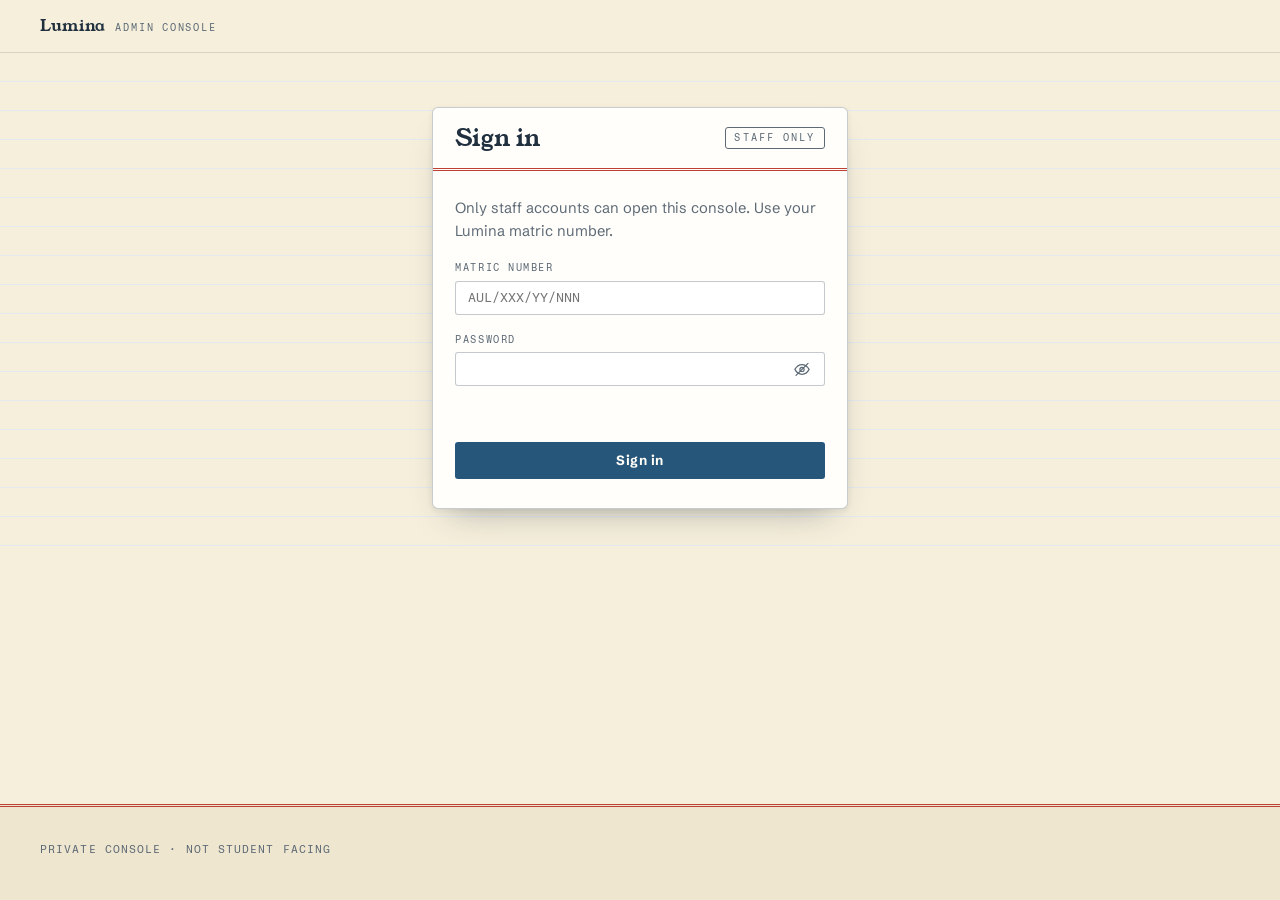
<file: frontend/login.html>
<!DOCTYPE html>
<html lang="en">
  <head>
    <meta charset="UTF-8" />
    <meta name="viewport" content="width=device-width, initial-scale=1.0, viewport-fit=cover" />
    <title>Lumina Admin | Sign in</title>
    <link rel="preconnect" href="https://fonts.googleapis.com" />
    <link rel="preconnect" href="https://fonts.gstatic.com" crossorigin />
    <link href="https://fonts.googleapis.com/css2?family=Young+Serif&family=Schibsted+Grotesk:wght@400;500;600;700;800&family=Fragment+Mono&display=swap" rel="stylesheet" />
    <link rel="stylesheet" href="css/style.css" />
  </head>
  <body data-page="login">

    <header class="plate-nav">
      <div class="container plate-nav__inner">
        <a href="index.html" class="plate-brand">
          <span class="plate-brand__name">Lumina</span>
          <span class="plate-brand__tag">Admin Console</span>
        </a>
      </div>
    </header>

    <main class="admin-main">
      <section class="login-shell">
        <div class="login-card">

          <div class="login-card__head">
            <h1>Sign in</h1>
            <span class="stamp stamp--quiet">Staff only</span>
          </div>

          <form class="login-card__body" id="login-form" novalidate>
            <p class="login-note">Only staff accounts can open this console. Use your Lumina matric number.</p>

            <div class="login-field">
              <label class="field-label" for="matric-number">Matric number</label>
              <input id="matric-number" class="field-input" type="text" placeholder="AUL/XXX/YY/NNN" autocomplete="username" autocapitalize="characters" spellcheck="false" required />
            </div>

            <div class="login-field">
              <label class="field-label" for="password">Password</label>
              <div class="password-field">
                <input id="password" class="field-input password-field__input" type="password" autocomplete="current-password" required />
                <button type="button" class="password-field__toggle" id="password-toggle" aria-controls="password" aria-label="Show password">
                  <svg viewBox="0 0 24 24" width="18" height="18" aria-hidden="true" focusable="false">
                    <path d="M2.5 12S6 5.5 12 5.5 21.5 12 21.5 12 18 18.5 12 18.5 2.5 12 2.5 12Z" fill="none" stroke="currentColor" stroke-width="1.6" stroke-linejoin="round" />
                    <circle cx="12" cy="12" r="2.8" fill="none" stroke="currentColor" stroke-width="1.6" />
                    <path class="password-field__slash" d="M4 20 20 4" fill="none" stroke="currentColor" stroke-width="1.6" stroke-linecap="round" />
                  </svg>
                </button>
              </div>
            </div>

            <p class="login-error" id="login-error" role="alert"></p>

            <button type="submit" class="plate-btn plate-btn--primary login-submit" id="login-submit">Sign in</button>
          </form>

        </div>
      </section>
    </main>

    <footer class="colophon">
      <div class="container colophon__inner">
        <p>Private console &middot; not student facing</p>
      </div>
    </footer>

    <script src="js/config.js"></script>
    <script src="js/wake.js"></script>
    <script src="js/login.js"></script>
  </body>
</html>
</file>
<file: frontend/css/style.css>
:root {
  --paper: #f6efdc;
  --paper-deep: #efe6cf;
  --record: #fffefa;
  --ink: #20303f;
  --ink-soft: #5d6a76;
  --ledger: #9fb9ce;
  --ledger-faint: #e3e9ee;
  --stamp: #27567b;
  --stamp-deep: #1c415d;
  --filing-red: #be4034;
  --brass: #8c744a;
  --ink-subtle: #55534e;
  --accent-soft: #fee2e2;
  --accent-border: #fecaca;
  --font-display: 'Young Serif', Georgia, serif;
  --font-ui: 'Schibsted Grotesk', system-ui, sans-serif;
  --font-record: 'Fragment Mono', ui-monospace, monospace;
  --font-heading: var(--font-display);
  --font-mono: var(--font-record);
  --ease: cubic-bezier(0.22, 0.9, 0.3, 1);
  --toggle-size: 2.9rem;
  --rule-double: 3px double var(--filing-red);
  --edge: 1px solid color-mix(in srgb, var(--ink) 18%, transparent);
  --edge-strong: 1px solid color-mix(in srgb, var(--ink) 24%, transparent);
  --shadow-card: 0 12px 22px -16px rgba(32, 48, 63, 0.4);
  --shadow-lift: 0 20px 30px -16px rgba(32, 48, 63, 0.5);
  --ruled: repeating-linear-gradient(
    180deg,
    transparent 0 28px,
    var(--ledger-faint) 28px 29px
  );
}

*,
*::before,
*::after {
  box-sizing: border-box;
}

html {
  font-size: 100%;
  -webkit-font-smoothing: antialiased;
  -webkit-tap-highlight-color: transparent;
  -webkit-text-size-adjust: 100%;
  text-size-adjust: 100%;
}

button {
  touch-action: manipulation;
}

[hidden] {
  display: none !important;
}

body {
  margin: 0;
  min-height: 100vh;
  display: flex;
  flex-direction: column;
  font-family: var(--font-ui);
  background: var(--paper);
  color: var(--ink);
  line-height: 1.5;
}

@keyframes card-files-in {
  from {
    opacity: 0;
    transform: translateY(-22px) rotate(-1.2deg);
  }
  to {
    opacity: 1;
    transform: translateY(0) rotate(0);
  }
}

@keyframes modal-in {
  from {
    opacity: 0;
    transform: translateY(20px) scale(0.98);
  }
  to {
    opacity: 1;
    transform: translateY(0) scale(1);
  }
}

@keyframes page-fade-in {
  from {
    opacity: 0;
  }
  to {
    opacity: 1;
  }
}

.resource-card,
.inbox-note-card {
  animation: card-files-in 280ms var(--ease) backwards;
}

.activity-row {
  animation: card-files-in 280ms var(--ease) both;
}

.resource-card:nth-child(1) { animation-delay: 40ms; }
.resource-card:nth-child(2) { animation-delay: 80ms; }
.resource-card:nth-child(3) { animation-delay: 120ms; }
.resource-card:nth-child(4) { animation-delay: 160ms; }
.resource-card:nth-child(5) { animation-delay: 200ms; }
.resource-card:nth-child(6) { animation-delay: 240ms; }
.resource-card:nth-child(7) { animation-delay: 280ms; }
.resource-card:nth-child(8) { animation-delay: 320ms; }
.resource-card:nth-child(n+9) { animation-delay: 0; }

.inbox-note-card:nth-child(1) { animation-delay: 40ms; }
.inbox-note-card:nth-child(2) { animation-delay: 80ms; }
.inbox-note-card:nth-child(3) { animation-delay: 120ms; }
.inbox-note-card:nth-child(4) { animation-delay: 160ms; }
.inbox-note-card:nth-child(5) { animation-delay: 200ms; }
.inbox-note-card:nth-child(6) { animation-delay: 240ms; }
.inbox-note-card:nth-child(7) { animation-delay: 280ms; }
.inbox-note-card:nth-child(8) { animation-delay: 320ms; }
.inbox-note-card:nth-child(n+9) { animation-delay: 0; }

.activity-row:nth-child(1) { animation-delay: 40ms; }
.activity-row:nth-child(2) { animation-delay: 80ms; }
.activity-row:nth-child(3) { animation-delay: 120ms; }
.activity-row:nth-child(4) { animation-delay: 160ms; }
.activity-row:nth-child(5) { animation-delay: 200ms; }
.activity-row:nth-child(6) { animation-delay: 240ms; }
.activity-row:nth-child(7) { animation-delay: 280ms; }
.activity-row:nth-child(8) { animation-delay: 320ms; }
.activity-row:nth-child(n+9) { animation-delay: 0; }

.action-modal {
  animation: modal-in 240ms var(--ease) both;
}

main {
  animation: page-fade-in 320ms var(--ease) both;
}

.container {
  width: min(1200px, calc(100% - 2rem));
  margin: 0 auto;
}

.plate-nav {
  position: sticky;
  top: 0;
  z-index: 100;
  border-bottom: 1px solid color-mix(in srgb, var(--ink) 14%, transparent);
  background: color-mix(in srgb, var(--paper) 92%, transparent);
  backdrop-filter: blur(10px);
}

.plate-nav__inner {
  position: relative;
  display: flex;
  align-items: center;
  justify-content: space-between;
  gap: 1rem;
  flex-wrap: wrap;
  padding: 0.85rem 0;
}

.plate-brand {
  display: inline-flex;
  align-items: baseline;
  gap: 0.65rem;
  text-decoration: none;
  color: var(--ink);
}

.plate-brand__name {
  font-family: var(--font-display);
  font-size: 1.02rem;
}

.plate-brand__tag {
  font-family: var(--font-record);
  font-size: 0.62rem;
  letter-spacing: 0.18em;
  text-transform: uppercase;
  color: var(--ink-soft);
}

.plate-links {
  display: flex;
  align-items: center;
  gap: 1.6rem;
  font-size: 0.86rem;
  font-weight: 600;
}

.plate-links a {
  color: var(--ink-soft);
  text-decoration: none;
  transition: color 180ms var(--ease);
}

.plate-links a:hover {
  color: var(--stamp);
}

.plate-links a[aria-current='page'] {
  color: var(--ink);
  box-shadow: inset 0 -2px 0 var(--filing-red);
}

.menu-toggle {
  position: relative;
  display: inline-flex;
  align-items: center;
  gap: 0.45rem;
  padding: 0.52rem 1rem;
  border: 1px solid var(--ledger);
  border-radius: 3px;
  background: transparent;
  color: var(--ink-soft);
  font-family: var(--font-ui);
  font-size: 0.84rem;
  font-weight: 700;
  cursor: pointer;
}

.menu-toggle:hover {
  background: color-mix(in srgb, var(--ink) 6%, transparent);
}

.menu-dot {
  width: 0.55rem;
  height: 0.55rem;
  border-radius: 50%;
  background: var(--filing-red);
  position: absolute;
  top: 0.25rem;
  right: 0.25rem;
}

.menu-panel {
  position: absolute;
  top: 100%;
  left: 0;
  right: 0;
  background: color-mix(in srgb, var(--paper) 92%, transparent);
  border-bottom: 1px solid color-mix(in srgb, var(--ink) 14%, transparent);
  backdrop-filter: blur(10px);
  padding: 0.5rem 0;
  transform-origin: top;
  transform: scaleY(0);
  opacity: 0;
  transition: transform 180ms var(--ease), opacity 180ms var(--ease);
  z-index: 200;
  display: flex;
  flex-direction: column;
}
.menu-panel[hidden] {
  display: none !important;
}
.menu-panel--open {
  transform: scaleY(1);
  opacity: 1;
}

@media (prefers-reduced-motion: reduce) {
  .menu-panel {
    transition: none;
  }
}

.menu-item {
  padding: 0.85rem 1.2rem;
  font-size: 0.86rem;
  font-weight: 600;
  color: var(--ink-soft);
  text-decoration: none;
  min-height: 3rem;
  display: flex;
  align-items: center;
}
.menu-item:hover {
  color: var(--stamp);
  background: color-mix(in srgb, var(--ink) 6%, transparent);
}
.menu-item[aria-current='page'] {
  color: var(--ink);
  box-shadow: inset 0 -2px 0 var(--filing-red);
  background: color-mix(in srgb, var(--ink) 6%, transparent);
}

.menu-logout {
  width: 100%;
  text-align: left;
  padding: 0.85rem 1.2rem;
  min-height: 3rem;
  margin-top: 0.5rem;
  border: 1px solid var(--filing-red);
  border-radius: 3px;
  background: transparent;
  color: var(--filing-red);
  font-family: var(--font-ui);
  font-size: 0.84rem;
  font-weight: 700;
  cursor: pointer;
}
.menu-logout:hover {
  background: var(--filing-red);
  color: #fffef8;
}

@media (min-width: 820px) {
  .menu-toggle {
    display: none !important;
  }
  .menu-panel {
    display: none !important;
  }
}

@media (max-width: 819px) {
  .plate-links {
    display: none !important;
  }
}

.recycle-tabs {
  display: flex;
  gap: 0.5rem;
  margin-bottom: 1rem;
  border-bottom: 1px solid var(--ledger);
}

.recycle-tab {
  background: none;
  border: none;
  padding: 0.55rem 1rem;
  color: var(--ink-soft);
  font-family: var(--font-ui);
  font-size: 0.9rem;
  font-weight: 600;
  cursor: pointer;
  border-bottom: 2px solid transparent;
  transition: color 180ms var(--ease), border-color 180ms var(--ease);
}

.recycle-tab:hover {
  color: var(--stamp);
}

.recycle-tab.active {
  color: var(--stamp-deep);
  border-bottom-color: var(--stamp);
}

.plate-btn {
  display: inline-flex;
  align-items: center;
  gap: 0.45rem;
  padding: 0.52rem 1rem;
  border: 0;
  background: var(--stamp);
  color: #fffef8;
  font-family: var(--font-ui);
  font-size: 0.84rem;
  font-weight: 700;
  letter-spacing: 0.04em;
  text-decoration: none;
  border-radius: 3px;
  cursor: pointer;
  transition: background 180ms var(--ease), color 180ms var(--ease), border-color 180ms var(--ease), transform 120ms var(--ease);
}

@media (hover: hover) and (pointer: fine) {
  .plate-btn:hover {
    background: var(--stamp-deep);
  }
}

.plate-btn:active,
.record-action:active {
  transform: scale(0.97);
  transition-duration: 120ms;
}

.plate-btn--ghost {
  background: transparent;
  color: var(--ink-soft);
  border: 1px solid var(--ledger);
}

.plate-btn--ghost:hover {
  background: color-mix(in srgb, var(--ink) 6%, transparent);
  border-color: var(--ink-soft);
  color: var(--ink);
}

.plate-btn--logout {
  background: transparent;
  color: var(--filing-red);
  border: 1px solid var(--filing-red);
}

.plate-btn--logout:hover {
  background: var(--filing-red);
  color: #fffef8;
}

.plate-btn--primary {
  background: var(--stamp);
  color: #fffef8;
}

.plate-btn--ghost-dark {
  background: transparent;
  color: var(--ink);
  border: 1px solid var(--ink);
}

.plate-btn--ghost-dark:hover {
  background: var(--ink);
  color: var(--paper);
}

.admin-main {
  flex: 1;
}

.desk {
  padding: 3.2rem 0 3rem;
}

.desk-grid {
  display: grid;
  grid-template-columns: minmax(0, 1.45fr) minmax(0, 1fr);
  gap: 2.2rem;
  align-items: start;
}

.master-card {
  position: relative;
  overflow: hidden;
  background: var(--record);
  border: var(--edge-strong);
  border-radius: 6px;
  box-shadow:
    inset 0 1px 0 rgba(255, 255, 255, 0.7),
    0 18px 34px -18px rgba(32, 48, 63, 0.38),
    0 2px 6px rgba(32, 48, 63, 0.08);
  animation: card-files-in 700ms var(--ease) both;
}

.master-card__head {
  display: flex;
  align-items: center;
  justify-content: space-between;
  gap: 1rem;
  padding: 0.6rem 1.4rem;
  border-bottom: var(--rule-double);
}

.master-card__ref {
  font-family: var(--font-record);
  font-size: 0.66rem;
  letter-spacing: 0.16em;
  color: var(--ink-soft);
}

.master-card__stamp,
.stamp {
  padding: 0.18rem 0.5rem;
  border: 1.5px solid var(--filing-red);
  border-radius: 3px;
  color: var(--filing-red);
  font-family: var(--font-record);
  font-size: 0.6rem;
  letter-spacing: 0.22em;
  text-transform: uppercase;
  transform: rotate(-2deg);
  user-select: none;
  white-space: nowrap;
}

.stamp--quiet {
  border-color: var(--ink-soft);
  color: var(--ink-soft);
  transform: rotate(0deg);
}

.master-card__body {
  padding: 2rem 1.6rem 2.1rem;
  background-image: var(--ruled);
}

.master-card h1 {
  margin: 0 0 1.1rem;
  max-width: 22ch;
  font-family: var(--font-display);
  font-weight: 400;
  font-size: clamp(2rem, 4.2vw, 3.1rem);
  line-height: 1.08;
  color: var(--ink);
}

.master-card h1 em {
  font-weight: 700;
  color: var(--filing-red);
}

.master-card__lede {
  margin: 0;
  max-width: 46ch;
  color: var(--ink-soft);
  font-size: 1.02rem;
  line-height: 1.7;
}

.master-card__foot {
  display: flex;
  flex-wrap: wrap;
  align-items: center;
  gap: 0.4rem 1.4rem;
  padding: 0.8rem 1.4rem;
  border-top: 1px solid var(--ledger);
  color: var(--ink-soft);
  font-family: var(--font-record);
  font-size: 0.64rem;
  letter-spacing: 0.12em;
  text-transform: uppercase;
}

.master-card__actions {
  display: flex;
  flex-wrap: wrap;
  gap: 0.8rem;
  margin-top: 1.7rem;
}

.freshly {
  display: flex;
  flex-direction: column;
  gap: 0.85rem;
  padding-top: 0.35rem;
}

.freshly__head {
  display: flex;
  align-items: center;
  gap: 0.55rem;
  margin: 0;
  color: var(--ink-soft);
  font-family: var(--font-record);
  font-size: 0.66rem;
  letter-spacing: 0.2em;
  text-transform: uppercase;
}

.live-dot {
  width: 0.55rem;
  height: 0.55rem;
  border-radius: 50%;
  background: var(--filing-red);
}

.freshly__activity-line {
  margin: 0;
  color: var(--ink-soft);
  font-family: var(--font-record);
  font-size: 0.66rem;
}

.freshly-feed {
  display: flex;
  flex-direction: column;
  gap: 0.85rem;
}

.activity-row {
  position: relative;
  display: block;
  overflow: hidden;
  background: var(--record);
  border: var(--edge);
  border-left: 4px solid var(--stamp);
  border-radius: 4px;
  box-shadow: var(--shadow-card);
  animation: card-files-in 560ms var(--ease) both;
  transition: transform 200ms var(--ease), box-shadow 200ms var(--ease);
}

.activity-row:nth-of-type(2) { animation-delay: 140ms; }
.activity-row:nth-of-type(3) { animation-delay: 280ms; }
.activity-row:nth-of-type(4) { animation-delay: 420ms; }

.activity-row:hover {
  transform: translateY(-3px);
  box-shadow: var(--shadow-lift);
}

.activity-row__call {
  display: flex;
  align-items: center;
  justify-content: space-between;
  gap: 0.8rem;
  padding: 0.55rem 1rem;
  border-bottom: var(--rule-double);
  font-family: var(--font-record);
  font-size: 0.62rem;
  letter-spacing: 0.14em;
}

.activity-row__type {
  color: var(--filing-red);
  text-transform: uppercase;
}

.activity-row__title {
  margin: 0.7rem 1rem 0.3rem;
  font-family: var(--font-display);
  font-weight: 700;
  font-size: 0.94rem;
  line-height: 1.3;
  color: var(--ink);
}

.activity-row__meta {
  margin: 0;
  padding: 0 1rem 0.95rem;
  color: var(--ink-soft);
  font-family: var(--font-record);
  font-size: 0.66rem;
  background-image: var(--ruled);
}

.lp-stats {
  background: var(--ink);
  color: var(--paper);
}

.lp-stats__inner {
  display: grid;
  grid-template-columns: repeat(4, 1fr);
}

.lp-stats__cell {
  padding: 1.5rem 1.2rem;
  text-align: center;
}

.lp-stats__cell + .lp-stats__cell {
  border-left: 1px solid rgba(250, 248, 245, 0.08);
}

.lp-stats__value {
  margin: 0;
  color: var(--paper);
  font-family: var(--font-heading);
  font-size: clamp(1.5rem, 3.5vw, 2.5rem);
  font-weight: 700;
  line-height: 1.1;
}

.lp-stats__label {
  margin: 0.5rem 0 0;
  color: rgba(250, 248, 245, 0.55);
  font-family: var(--font-mono);
  font-size: 0.72rem;
  letter-spacing: 0.04em;
  text-transform: uppercase;
}

.lp-section {
  padding: 3.4rem 0;
}

.lp-section--deep {
  background: var(--paper-deep);
  border-top: 1px solid color-mix(in srgb, var(--ink) 10%, transparent);
  border-bottom: 1px solid color-mix(in srgb, var(--ink) 10%, transparent);
}

.band-label {
  display: flex;
  align-items: baseline;
  gap: 1rem;
  margin-bottom: 1.6rem;
}

.band-label h1,
.band-label h2 {
  margin: 0;
  font-family: var(--font-display);
  font-weight: 400;
  font-size: clamp(1.5rem, 2.4vw, 2rem);
}

.band-rule {
  flex: 1;
  border-bottom: 1px solid var(--ledger);
  transform: translateY(-0.35em);
}

.band-label a {
  color: var(--stamp);
  font-size: 0.88rem;
  white-space: nowrap;
  text-decoration: none;
  transition: color 180ms var(--ease);
}

.band-label a:hover {
  color: var(--stamp-deep);
}

.control-bar {
  display: flex;
  flex-wrap: wrap;
  align-items: flex-end;
  gap: 1rem;
  margin-bottom: 1.2rem;
  padding: 1rem 1.1rem;
  background: var(--record);
  border: var(--edge);
  border-top: 2px solid var(--filing-red);
  border-radius: 5px;
  box-shadow: var(--shadow-card);
}

.field {
  display: flex;
  flex-direction: column;
  gap: 0.3rem;
}

.field-search {
  flex: 1 1 12rem;
}

body[data-page='users'] .field-search {
  flex: 0 1 18rem;
}

.field-menu {
  flex: 0 1 9.5rem;
  min-width: 0;
}

.filter-trail {
  display: flex;
  flex-wrap: wrap;
  align-items: center;
  gap: 0.4rem;
  color: var(--ink-soft);
  font-family: var(--font-record);
  font-size: 0.62rem;
  letter-spacing: 0.1em;
  text-transform: uppercase;
}

.filter-trail:empty {
  display: none;
}

.filter-trail-sep {
  color: var(--filing-red);
}

.filter-trail-clear {
  padding: 0;
  background: none;
  border: 0;
  color: var(--filing-red);
  font: inherit;
  letter-spacing: inherit;
  text-transform: inherit;
  text-decoration: underline;
  cursor: pointer;
}

.field-label {
  color: var(--ink-soft);
  font-family: var(--font-record);
  font-size: 0.6rem;
  letter-spacing: 0.16em;
  text-transform: uppercase;
}

.field-input,
.field-select {
  width: 100%;
  padding: 0.55rem 0.75rem;
  background: #fff;
  border: 1px solid color-mix(in srgb, var(--ink) 26%, transparent);
  border-radius: 3px;
  color: var(--ink);
  font-family: var(--font-record);
  font-size: 0.82rem;
  transition: border-color 180ms var(--ease), box-shadow 180ms var(--ease);
}

.field-input:focus-visible,
.field-select:focus-visible {
  outline: none;
  border-color: var(--stamp);
  box-shadow: 0 0 0 3px color-mix(in srgb, var(--stamp) 18%, transparent);
}

.results-toolbar {
  display: flex;
  align-items: center;
  justify-content: space-between;
  gap: 1rem;
  margin-bottom: 1rem;
}

.results-count {
  margin: 0;
  color: var(--ink-soft);
  font-family: var(--font-mono);
  font-size: 0.7rem;
  letter-spacing: 0.14em;
  text-transform: uppercase;
}

.records-grid {
  display: grid;
  grid-template-columns: repeat(auto-fill, minmax(19rem, 1fr));
  gap: 1.1rem;
}

.resource-card {
  display: flex;
  flex-direction: column;
  overflow: hidden;
  background: var(--record);
  border: var(--edge);
  border-radius: 5px;
  box-shadow: var(--shadow-card);
  transition: transform 220ms var(--ease), box-shadow 220ms var(--ease);
}

@media (hover: hover) and (pointer: fine) {
  .resource-card:hover {
    transform: translateY(-4px);
    box-shadow: var(--shadow-lift);
  }
}

.resource-card--hidden {
  border-color: color-mix(in srgb, var(--filing-red) 45%, transparent);
}

.resource-card__top {
  display: flex;
  align-items: center;
  justify-content: space-between;
  gap: 0.8rem;
  padding: 0.55rem 1rem;
  border-bottom: var(--rule-double);
  font-family: var(--font-record);
  font-size: 0.62rem;
  letter-spacing: 0.14em;
}

.resource-card__pill-wrap {
  display: flex;
  align-items: center;
  gap: 0.6rem;
}

.material-badge {
  display: inline-flex;
  align-items: center;
  gap: 0.3rem;
  color: var(--ink-soft);
  font-family: var(--font-record);
  font-size: 0.62rem;
  letter-spacing: 0.1em;
  text-transform: uppercase;
  transition: background 180ms var(--ease), color 180ms var(--ease), border-color 180ms var(--ease);
}

.material-badge--notes { color: var(--stamp); }
.material-badge--questions { color: var(--filing-red); }

.pill {
  padding: 0.15rem 0.5rem;
  border: 1px solid var(--ledger);
  border-radius: 999px;
  background: var(--paper-deep);
  color: var(--ink-soft);
  font-family: var(--font-record);
  font-size: 0.62rem;
  font-weight: 700;
  letter-spacing: 0.1em;
  text-transform: uppercase;
  transition: background 180ms var(--ease), color 180ms var(--ease), border-color 180ms var(--ease);
}

.pill--live {
  border-color: color-mix(in srgb, var(--stamp) 40%, var(--ledger));
  background: color-mix(in srgb, var(--stamp) 8%, var(--record));
  color: var(--stamp-deep);
}

.pill--hidden {
  border-color: color-mix(in srgb, var(--filing-red) 45%, var(--ledger));
  background: var(--accent-soft);
  color: var(--filing-red);
}

.pill--staff {
  border-color: var(--accent-border);
  background: var(--accent-soft);
  color: var(--filing-red);
}

.pill--super {
  border-color: var(--brass);
  background: color-mix(in srgb, var(--brass) 14%, var(--record));
  color: var(--brass);
}

.pill--owner {
  border-color: var(--ink);
  background: var(--ink);
  color: #fffef8;
}

.section-sub {
  margin: 0 0 0.8rem;
  padding-bottom: 0.5rem;
  border-bottom: 1px solid var(--ledger);
  font-family: var(--font-ui);
  font-size: 0.88rem;
  font-weight: 600;
  color: var(--ink-soft);
}

.loading-state {
  display: flex;
  flex-direction: column;
  align-items: center;
  justify-content: center;
  gap: 0.6rem;
  padding: 2.4rem 1rem;
  color: var(--ink-soft);
  font-family: var(--font-record);
  font-size: 0.72rem;
  letter-spacing: 0.06em;
}

.loading-state::before {
  content: '';
  width: 18px;
  height: 18px;
  border: 2px solid var(--ledger);
  border-top-color: var(--stamp);
  border-radius: 50%;
  animation: spin 0.8s linear infinite;
}

@keyframes spin {
  to { transform: rotate(360deg); }
}

.error-state {
  display: flex;
  flex-direction: column;
  align-items: center;
  justify-content: center;
  gap: 0.8rem;
  padding: 2.4rem 1rem;
  color: var(--filing-red);
  font-family: var(--font-ui);
  font-size: 0.84rem;
  text-align: center;
}

.error-state__retry {
  padding: 0.5rem 1.2rem;
  background: transparent;
  border: 1px solid var(--filing-red);
  color: var(--filing-red);
  font-family: var(--font-ui);
  font-size: 0.78rem;
  cursor: pointer;
  border-radius: 3px;
}

@media (hover: hover) and (pointer: fine) {
  .error-state__retry:hover {
    background: var(--filing-red);
    color: #fffef8;
  }
}

.pill--suspended {
  border-color: color-mix(in srgb, var(--filing-red) 45%, var(--ledger));
  background: var(--accent-soft);
  color: var(--filing-red);
}

.record-action--delete {
  border-color: var(--filing-red);
  color: var(--filing-red);
}

@media (hover: hover) and (pointer: fine) {
  .record-action--delete:hover {
    background: var(--filing-red);
    color: #fffef8;
  }
}

.record-action--delete:active {
  background: var(--stamp-deep);
  border-color: var(--stamp-deep);
  color: #fffef8;
}

.record-action--ban {
  border-color: var(--filing-red);
  color: var(--filing-red);
}

@media (hover: hover) and (pointer: fine) {
  .record-action--ban:hover {
    background: var(--filing-red);
    color: #fffef8;
  }
}

.record-action--ban:active {
  background: var(--stamp-deep);
  border-color: var(--stamp-deep);
  color: #fffef8;
}

.action-modal {
  width: min(28rem, calc(100vw - 2rem));
  max-height: calc(100vh - 4rem);
  padding: 0;
  background: var(--record);
  border: var(--edge-strong);
  border-radius: 6px;
  box-shadow: var(--shadow-lift);
  color: var(--ink);
  overflow-y: auto;
}

.action-modal::backdrop {
  background: rgba(32, 48, 63, 0.45);
}

.action-modal__head {
  padding: 1.1rem 1.3rem 0.9rem;
  border-bottom: var(--rule-double);
}

.action-modal__title {
  margin: 0;
  font-family: var(--font-display);
  font-weight: 400;
  font-size: 1.25rem;
}

.action-modal__intro {
  margin: 0.4rem 0 0;
  color: var(--ink-soft);
  font-size: 0.88rem;
}

.action-modal__body {
  display: flex;
  flex-direction: column;
  gap: 0.85rem;
  padding: 1rem 1.3rem 0.4rem;
  max-height: calc(100vh - 10rem);
  overflow-y: auto;
}

.action-modal__row {
  display: grid;
  grid-template-columns: 1fr 1fr;
  gap: 0.7rem;
}

.action-modal__note {
  resize: vertical;
}

.action-modal__error {
  margin: 0.5rem 1.3rem 0;
  min-height: 1.2rem;
  color: var(--filing-red);
  font-size: 0.85rem;
  font-weight: 600;
}

.action-modal__foot {
  display: flex;
  justify-content: flex-end;
  gap: 0.6rem;
  padding: 0.9rem 1.3rem 1.2rem;
}

.action-modal__foot .plate-btn:disabled {
  background: var(--ink-soft);
  cursor: progress;
}

.password-slip {
  margin: 0;
  padding: 0.9rem 1rem;
  border: 1px dashed color-mix(in srgb, var(--brass) 55%, var(--ledger));
  border-radius: 3px;
  background: color-mix(in srgb, var(--brass) 8%, var(--record));
  color: var(--ink);
  font-family: var(--font-record);
  font-size: 1rem;
  letter-spacing: 0.12em;
  text-align: center;
  word-break: break-all;
  user-select: all;
}

.password-slip:focus-visible {
  outline: none;
  border-color: var(--stamp);
  box-shadow: 0 0 0 3px color-mix(in srgb, var(--stamp) 18%, transparent);
}

.notice {
  position: fixed;
  left: 1rem;
  right: 1rem;
  bottom: calc(1rem + env(safe-area-inset-bottom, 0px));
  max-width: calc(100vw - 2rem);
  margin: 0;
  padding: 0.7rem 1rem;
  background: var(--record);
  border: 1px solid var(--ledger);
  border-radius: 4px;
  box-shadow: var(--shadow-lift);
  font-family: var(--font-record);
  font-size: 0.74rem;
  color: var(--ink);
  opacity: 0;
  pointer-events: none;
  transition: opacity 240ms var(--ease);
  overflow-wrap: break-word;
  z-index: 300;
}

.notice--visible {
  opacity: 1;
}

.notice--good {
  border-left: 4px solid var(--stamp);
}

.notice--bad {
  border-left: 4px solid var(--filing-red);
  color: var(--filing-red);
}

.resource-card__body {
  flex: 1;
  padding: 1rem 1.05rem 0.95rem;
  background-image: var(--ruled);
}

.resource-card__title {
  margin: 0.4rem 0 0.3rem;
  font-family: var(--font-display);
  font-weight: 400;
  font-size: 1.15rem;
  line-height: 1.25;
  color: var(--ink);
}

.resource-card__ref {
  margin: 0;
  color: var(--filing-red);
  font-family: var(--font-record);
  font-size: 0.66rem;
  letter-spacing: 0.1em;
}

.resource-card__meta {
  margin: 0.55rem 0 0;
  color: var(--ink-soft);
  font-family: var(--font-record);
  font-size: 0.66rem;
  line-height: 1.7;
}

.resource-card__uploader {
  color: var(--brass);
}

.record-link {
  margin-left: 0.4rem;
  padding: 0;
  background: none;
  border: 0;
  border-bottom: 1px solid var(--ledger);
  color: var(--stamp-deep);
  font-family: inherit;
  font-size: 0.62rem;
  letter-spacing: 0.08em;
  text-transform: uppercase;
  cursor: pointer;
  transition: border-color 180ms var(--ease), color 180ms var(--ease);
}

.record-link:hover {
  border-bottom-color: var(--stamp);
  color: var(--brass);
}

.anon-mark {
  display: inline-block;
  margin-left: 0.35rem;
  padding: 0.05rem 0.35rem;
  border: 1px solid var(--ledger);
  border-radius: 3px;
  color: var(--ink-soft);
  font-family: var(--font-record);
  font-size: 0.56rem;
  letter-spacing: 0.1em;
  text-transform: uppercase;
  transform: rotate(-1.5deg);
}

.resource-card__foot {
  display: flex;
  align-items: center;
  justify-content: space-between;
  gap: 0.8rem;
  padding: 0.6rem 1.05rem;
  border-top: 1px solid var(--ledger);
  background: var(--record);
  font-family: var(--font-record);
  font-size: 0.66rem;
  color: var(--ink-soft);
}

.resource-card__value {
  color: var(--ink);
  font-size: 1rem;
  font-weight: 700;
}

.record-action {
  padding: 0.35rem 0.7rem;
  background: transparent;
  border: 1px solid var(--ledger);
  border-radius: 3px;
  color: var(--ink-soft);
  font-family: var(--font-ui);
  font-size: 0.74rem;
  font-weight: 600;
  cursor: pointer;
  transition: background 180ms var(--ease), color 180ms var(--ease), border-color 180ms var(--ease), transform 120ms var(--ease);
}

@media (hover: hover) and (pointer: fine) {
  .record-action:hover {
    border-color: var(--stamp);
    color: var(--stamp-deep);
  }
}

.record-action--suspend:active,
.record-action--unsuspend:active,
.record-action--toggle:active {
  border-color: var(--stamp);
  background: var(--accent-soft);
  color: var(--stamp-deep);
}

.avatar {
  display: flex;
  align-items: center;
  justify-content: center;
  width: 2.2rem;
  height: 2.2rem;
  flex-shrink: 0;
  border-radius: 50%;
  background: var(--stamp);
  color: #fffef8;
  font-family: var(--font-record);
  font-size: 0.7rem;
  font-weight: 600;
}

.resource-card--person {
  flex-direction: row;
  align-items: flex-start;
  gap: 0.85rem;
  padding: 1rem 1.05rem;
  border-top: 2px solid var(--stamp);
}

.resource-card--person .resource-card__body {
  padding: 0;
  background-image: none;
  flex: 1;
}

.resource-card--person .resource-card__foot {
  padding: 0.7rem 0 0;
  border-top: 0;
  background: none;
}

.empty-state {
  padding: 2.6rem 1.5rem;
  text-align: center;
  background: var(--record);
  border: 1px dashed var(--ledger);
  border-radius: 5px;
}

.empty-state p {
  margin: 0 0 0.8rem;
  color: var(--ink-soft);
  font-size: 0.95rem;
}

.empty-state a,
.empty-reset {
  padding: 0;
  background: none;
  border: 0;
  color: var(--filing-red);
  font-family: var(--font-ui);
  font-size: 0.88rem;
  font-weight: 700;
  text-decoration: underline;
  cursor: pointer;
}

.lp-cta {
  padding: 3.4rem 0;
  background: var(--ink);
  color: var(--paper);
}

.lp-cta__ref {
  margin: 0 0 0.9rem;
  color: rgba(250, 248, 245, 0.5);
  font-family: var(--font-record);
  font-size: 0.66rem;
  letter-spacing: 0.16em;
}

.lp-cta__title {
  margin: 0 0 0.8rem;
  max-width: 20ch;
  font-family: var(--font-heading);
  font-weight: 400;
  font-size: clamp(1.6rem, 3vw, 2.4rem);
  line-height: 1.12;
}

.lp-cta__lede {
  margin: 0 0 1.6rem;
  max-width: 52ch;
  color: rgba(250, 248, 245, 0.62);
  font-size: 0.98rem;
  line-height: 1.65;
}

.lp-cta__actions {
  display: flex;
  flex-wrap: wrap;
  gap: 0.9rem;
}

.lp-cta .plate-btn--ghost {
  color: rgba(250, 248, 245, 0.7);
  border-color: rgba(250, 248, 245, 0.28);
}

.lp-cta .plate-btn--ghost:hover {
  background: rgba(250, 248, 245, 0.1);
  border-color: rgba(250, 248, 245, 0.5);
  color: var(--paper);
}

.colophon {
  padding: 2.2rem 0 2.6rem;
  border-top: var(--rule-double);
  background: var(--paper-deep);
}

.colophon__inner {
  display: flex;
  flex-wrap: wrap;
  align-items: center;
  justify-content: space-between;
  gap: 1rem;
}

.colophon p {
  margin: 0;
  color: var(--ink-soft);
  font-family: var(--font-record);
  font-size: 0.68rem;
  letter-spacing: 0.1em;
  text-transform: uppercase;
}

.colophon nav {
  display: flex;
  gap: 1.4rem;
  font-size: 0.84rem;
  font-weight: 600;
}

.colophon nav a {
  color: var(--ink-soft);
  text-decoration: none;
  transition: color 180ms var(--ease);
}

.colophon nav a:hover {
  color: var(--stamp);
}

@media (max-width: 900px) {
  .desk-grid {
    grid-template-columns: 1fr;
  }
}

@media (max-width: 640px) {
  .plate-nav__inner {
    gap: 0.6rem;
  }

  .plate-links {
    width: 100%;
    gap: 1.1rem;
    font-size: 0.8rem;
  }

  .lp-stats__inner {
    grid-template-columns: 1fr 1fr;
  }

  .lp-stats__cell:nth-child(3),
  .lp-stats__cell:nth-child(4) {
    border-left: 0;
  }

  .lp-stats__cell:nth-child(2),
  .lp-stats__cell:nth-child(4) {
    border-left: 1px solid rgba(250, 248, 245, 0.08);
  }

  .lp-stats__cell:nth-child(3),
  .lp-stats__cell:nth-child(4) {
    border-top: 1px solid rgba(250, 248, 245, 0.08);
  }

  .records-grid {
    grid-template-columns: 1fr;
  }

  .band-label {
    flex-wrap: wrap;
    gap: 0.5rem 1rem;
  }
}

.login-shell {
  flex: 1;
  display: flex;
  align-items: center;
  justify-content: center;
  padding: 3.4rem 1rem;
  background-image: var(--ruled);
}

.login-card {
  width: min(26rem, 100%);
  overflow: hidden;
  background: var(--record);
  border: var(--edge-strong);
  border-radius: 6px;
  box-shadow:
    inset 0 1px 0 rgba(255, 255, 255, 0.7),
    0 18px 34px -18px rgba(32, 48, 63, 0.38),
    0 2px 6px rgba(32, 48, 63, 0.08);
  animation: card-files-in 700ms var(--ease) both;
}

.login-card__head {
  display: flex;
  align-items: center;
  justify-content: space-between;
  gap: 1rem;
  padding: 0.75rem 1.4rem;
  border-bottom: var(--rule-double);
}

.login-card__head h1 {
  margin: 0;
  font-family: var(--font-display);
  font-weight: 400;
  font-size: 1.5rem;
}

.login-card__body {
  display: flex;
  flex-direction: column;
  gap: 1.1rem;
  padding: 1.6rem 1.4rem 1.8rem;
}

.login-note {
  margin: 0;
  color: var(--ink-soft);
  font-size: 0.92rem;
  line-height: 1.6;
}

.login-field {
  display: flex;
  flex-direction: column;
  gap: 0.3rem;
}

.password-field {
  position: relative;
  display: flex;
}

.password-field__input {
  padding-right: var(--toggle-size);
}

.password-field__toggle {
  position: absolute;
  top: 50%;
  right: 0.3rem;
  display: inline-flex;
  align-items: center;
  justify-content: center;
  width: 2.2rem;
  height: 2.2rem;
  padding: 0;
  border: 0;
  border-radius: 3px;
  background: transparent;
  color: var(--ink-soft);
  cursor: pointer;
  transform: translateY(-50%);
  user-select: none;
  transition: color 180ms var(--ease), background-color 180ms var(--ease);
}

.password-field__toggle:active {
  color: var(--stamp);
  background: color-mix(in srgb, var(--stamp) 8%, var(--record));
}

.password-field__toggle:focus-visible {
  outline: none;
  color: var(--stamp);
  box-shadow: 0 0 0 3px color-mix(in srgb, var(--stamp) 18%, transparent);
}

.password-field__slash {
  opacity: 1;
  transition: opacity 140ms var(--ease);
}

.password-field:has(input[type='text']) .password-field__toggle {
  color: var(--stamp);
}

.password-field:has(input[type='text']) .password-field__slash {
  opacity: 0;
}

.login-error {
  margin: 0;
  min-height: 1.25rem;
  color: var(--filing-red);
  font-size: 0.88rem;
  font-weight: 600;
}

.login-submit {
  justify-content: center;
  padding: 0.66rem 1rem;
}

.login-submit:disabled {
  background: var(--ink-soft);
  cursor: progress;
}

.field-check {
  justify-content: flex-end;
  gap: 0.55rem;
}

.field-check__box {
  touch-action: manipulation;
  display: inline-flex;
  align-items: center;
  gap: 0.4rem;
  min-height: 2.35rem;
  padding: 0.55rem 0.75rem;
  background: #fff;
  border: 1px solid color-mix(in srgb, var(--ink) 26%, transparent);
  border-radius: 3px;
  color: var(--ink);
  font-family: var(--font-record);
  font-size: 0.82rem;
  cursor: pointer;
  white-space: nowrap;
  transition: border-color 180ms var(--ease), box-shadow 180ms var(--ease);
}

.field-check__box:hover {
  border-color: var(--stamp);
}

.field-check__box:has(input:focus-visible) {
  border-color: var(--stamp);
  box-shadow: 0 0 0 3px color-mix(in srgb, var(--stamp) 18%, transparent);
}

.field-check__box:has(input:checked) {
  border-color: var(--stamp);
  background: color-mix(in srgb, var(--stamp) 8%, #fff);
}

.field-check__box input {
  margin: 0;
  accent-color: var(--stamp);
  cursor: pointer;
}

.resource-card--person .resource-card__foot {
  flex-direction: column;
  align-items: stretch;
  gap: 0.5rem;
}

.record-action--toggle {
  align-self: flex-start;
  font-family: var(--font-record);
  font-size: 0.66rem;
  letter-spacing: 0.1em;
  text-transform: uppercase;
}

.record-action--toggle[aria-expanded='true'] {
  border-color: var(--stamp);
  color: var(--stamp-deep);
}

body[data-page='users'] .records-grid {
  align-items: start;
}

.resource-card--person {
  align-self: start;
}

.staff-roster {
  border-bottom: 1px solid var(--ledger);
  background: var(--paper-deep);
}

.staff-roster__inner {
  display: flex;
  flex-wrap: wrap;
  align-items: baseline;
  gap: 0.5rem 1.1rem;
  padding: 0.85rem 0;
}

.staff-roster__label {
  margin: 0;
  color: var(--ink-soft);
  font-family: var(--font-mono);
  font-size: 0.66rem;
  letter-spacing: 0.14em;
  text-transform: uppercase;
}

.staff-roster__list {
  display: flex;
  flex-wrap: wrap;
  gap: 0.4rem 0.55rem;
  margin: 0;
  padding: 0;
  list-style: none;
}

.staff-roster__item {
  display: inline-flex;
  align-items: baseline;
  gap: 0.4rem;
  padding: 0.22rem 0.6rem;
  background: var(--record);
  border: 1px solid color-mix(in srgb, var(--filing-red) 34%, transparent);
  border-radius: 999px;
}

.staff-roster__name {
  font-family: var(--font-ui);
  font-size: 0.82rem;
  font-weight: 600;
  color: var(--ink);
}

.staff-roster__ref {
  font-family: var(--font-record);
  font-size: 0.66rem;
  color: var(--filing-red);
}

@media (pointer: coarse) {
  .field-input,
  .field-select {
    padding-top: 0.7rem;
    padding-bottom: 0.7rem;
    font-size: 1rem;
  }

  .password-field__toggle {
    top: 0;
    right: 0;
    width: var(--toggle-size);
    height: 100%;
    transform: none;
  }

  .record-action {
    min-height: 2.75rem;
  }
}

@media (prefers-reduced-motion: reduce) {
  .master-card,
  .resource-card,
  .inbox-note-card,
  .activity-row,
  .login-card,
  .action-modal,
  main {
    animation: none;
  }

  .plate-btn:active,
  .record-action:active {
    transform: none;
    transition-duration: 120ms;
  }
}

.record-action--promote,
.record-action--make-admin {
  border-color: var(--stamp);
  color: var(--stamp-deep);
}

@media (hover: hover) and (pointer: fine) {
  .record-action--promote:hover,
  .record-action--make-admin:hover {
    background: color-mix(in srgb, var(--stamp) 12%, var(--record));
    border-color: var(--stamp-deep);
  }
}

.record-action--promote:active,
.record-action--make-admin:active {
  background: color-mix(in srgb, var(--stamp) 20%, var(--record));
  border-color: var(--stamp-deep);
}

.record-action--password {
  border-color: var(--brass);
  color: var(--brass);
}

@media (hover: hover) and (pointer: fine) {
  .record-action--password:hover {
    background: color-mix(in srgb, var(--brass) 14%, var(--record));
    border-color: var(--brass);
    color: var(--brass);
  }
}

.record-action--password:active {
  background: color-mix(in srgb, var(--brass) 20%, var(--record));
  border-color: var(--brass);
  color: var(--brass);
}

@media (max-width: 640px) {
  .record-action--promote,
  .record-action--make-admin {
    padding: 0.45rem 0.8rem;
    font-size: 0.7rem;
  }
}

.inbox-badge {
  display: inline-flex;
  align-items: center;
  justify-content: center;
  min-width: 1.1rem;
  height: 1.1rem;
  padding: 0 0.25rem;
  margin-left: 0.35rem;
  background: var(--filing-red);
  border-radius: 999px;
  color: #fffef8;
  font-family: var(--font-record);
  font-size: 0.62rem;
  font-weight: 700;
  letter-spacing: 0.04em;
  transition: background 180ms var(--ease), color 180ms var(--ease);
}

.inbox-summary {
  margin-bottom: 1rem;
}

.summary-chips {
  display: flex;
  flex-wrap: wrap;
  gap: 0.5rem;
}

.summary-chip {
  padding: 0.35rem 0.75rem;
  background: var(--record);
  border: 1px solid var(--ledger);
  border-radius: 999px;
  color: var(--ink-soft);
  font-family: var(--font-ui);
  font-size: 0.78rem;
  font-weight: 600;
  cursor: pointer;
  transition: all 180ms var(--ease);
}

@media (hover: hover) and (pointer: fine) {
  .summary-chip:hover {
    border-color: var(--stamp);
    color: var(--stamp-deep);
  }
}

.summary-chip--active {
  background: var(--filing-red);
  border-color: var(--filing-red);
  color: #fffef8;
}

.inbox-note-card {
  display: flex;
  flex-direction: column;
  padding: 1rem 1.1rem;
  background: var(--record);
  border: var(--edge);
  border-top: 2px solid var(--stamp);
  border-radius: 5px;
  box-shadow: var(--shadow-card);
  cursor: pointer;
  transition: transform 180ms var(--ease), box-shadow 180ms var(--ease);
}

@media (hover: hover) and (pointer: fine) {
  .inbox-note-card:hover {
    transform: translateY(-2px);
    box-shadow: var(--shadow-lift);
  }
}

.inbox-note-top {
  display: flex;
  align-items: flex-start;
  gap: 0.8rem;
}

.inbox-note-left {
  flex-shrink: 0;
}

.inbox-note-middle {
  flex: 1;
  min-width: 0;
}

.inbox-note-preview {
  margin: 0;
  color: var(--ink);
  font-family: var(--font-ui);
  font-size: 0.9rem;
  line-height: 1.5;
  overflow-wrap: break-word;
  word-break: break-word;
}

.inbox-note-right {
  display: flex;
  flex-direction: column;
  align-items: flex-end;
  gap: 0.4rem;
  flex-shrink: 1;
  min-width: 0;
}

.inbox-note-date {
  font-family: var(--font-record);
  font-size: 0.62rem;
  color: var(--ink-soft);
  letter-spacing: 0.06em;
}

.inbox-tabs {
  display: flex;
  gap: 0.5rem;
  margin-bottom: 1rem;
  border-bottom: 1px solid var(--ledger);
}

.inbox-tab {
  display: inline-flex;
  align-items: center;
  gap: 0.45rem;
  padding: 0.55rem 1rem;
  background: none;
  border: none;
  border-bottom: 2px solid transparent;
  color: var(--ink-soft);
  font-family: var(--font-ui);
  font-size: 0.9rem;
  font-weight: 600;
  cursor: pointer;
  transition: color 180ms var(--ease), border-color 180ms var(--ease);
}

.inbox-tab:hover {
  color: var(--stamp);
}

.inbox-tab.active {
  color: var(--stamp-deep);
  border-bottom-color: var(--stamp);
}

.inbox-tab__count {
  display: inline-flex;
  align-items: center;
  justify-content: center;
  min-width: 1.15rem;
  height: 1.15rem;
  padding: 0 0.3rem;
  background: var(--filing-red);
  border-radius: 999px;
  color: #fffef8;
  font-family: var(--font-record);
  font-size: 0.6rem;
  font-weight: 700;
}

.reset-intro {
  margin-bottom: 1rem;
  padding: 0.7rem 0.9rem;
  background: var(--paper-deep);
  border-left: 2px solid var(--brass);
  border-radius: 3px;
}

.reset-intro p {
  margin: 0;
  color: var(--ink-soft);
  font-family: var(--font-ui);
  font-size: 0.84rem;
  line-height: 1.6;
}

.reset-card {
  cursor: default;
}

.reset-card:hover {
  transform: none;
}

.reset-card__head {
  display: flex;
  align-items: center;
  justify-content: space-between;
  gap: 0.6rem;
  margin-bottom: 0.7rem;
}

.reset-card__name {
  margin: 0;
  color: var(--ink);
  font-family: var(--font-display);
  font-size: 1.05rem;
  line-height: 1.3;
}

.reset-card__foot {
  display: flex;
  flex-wrap: wrap;
  gap: 0.5rem;
  margin-top: 0.8rem;
  padding-top: 0.7rem;
  border-top: 1px solid var(--ledger);
}

.pill--reset-pending {
  border-color: var(--filing-red);
  background: var(--accent-soft);
  color: var(--filing-red);
}

.pill--reset-ready {
  border-color: var(--brass);
  background: color-mix(in srgb, var(--brass) 12%, var(--record));
  color: var(--brass);
}

.pill--reset-sent {
  border-color: var(--stamp);
  background: color-mix(in srgb, var(--stamp) 10%, var(--record));
  color: var(--stamp-deep);
}

.pill--reset-delivered {
  border-color: var(--ledger);
  background: var(--paper-deep);
  color: var(--ink-soft);
}

.inbox-reply-count {
  display: inline-flex;
  align-items: center;
  justify-content: center;
  width: 1.1rem;
  height: 1.1rem;
  background: var(--paper-deep);
  border: 1px solid var(--ledger);
  border-radius: 50%;
  color: var(--ink-soft);
  font-family: var(--font-record);
  font-size: 0.62rem;
  font-weight: 600;
}

.pill--category {
  border-color: color-mix(in srgb, var(--stamp) 35%, var(--ledger));
  background: color-mix(in srgb, var(--stamp) 8%, var(--record));
  color: var(--stamp-deep);
}

.pill--status-new {
  border-color: var(--filing-red);
  background: var(--accent-soft);
  color: var(--filing-red);
}

.pill--status-seen {
  border-color: var(--ledger);
  background: var(--paper-deep);
  color: var(--ink-soft);
}

.pill--status-planned {
  border-color: var(--brass);
  background: color-mix(in srgb, var(--brass) 12%, var(--record));
  color: var(--brass);
}

.pill--status-fixed {
  border-color: var(--stamp);
  background: color-mix(in srgb, var(--stamp) 10%, var(--record));
  color: var(--stamp-deep);
}

.pill--status-declined {
  border-color: color-mix(in srgb, var(--ink) 35%, var(--ledger));
  background: var(--paper-deep);
  color: var(--ink);
}

.note-modal {
  width: min(36rem, calc(100vw - 2rem));
  max-height: calc(100vh - 4rem);
  padding: 0;
  background: var(--record);
  border: var(--edge-strong);
  border-radius: 6px;
  box-shadow: var(--shadow-lift);
  color: var(--ink);
}

.note-modal::backdrop {
  background: rgba(32, 48, 63, 0.45);
}

.note-modal__head {
  padding: 1.1rem 1.3rem 0.9rem;
  border-bottom: var(--rule-double);
}

.note-modal__title {
  margin: 0;
  font-family: var(--font-display);
  font-weight: 400;
  font-size: 1.4rem;
}

.note-modal__body {
  display: flex;
  flex-direction: column;
  gap: 1rem;
  padding: 1.2rem 1.3rem;
  max-height: calc(100vh - 10rem);
  overflow-y: auto;
}

.note-modal__message {
  margin: 0;
  font-family: var(--font-ui);
  font-size: 0.94rem;
  line-height: 1.7;
  white-space: pre-wrap;
}

.note-modal__sender {
  margin: 0;
  padding: 0.6rem 0.8rem;
  background: var(--paper-deep);
  border-radius: 4px;
  font-family: var(--font-record);
  font-size: 0.68rem;
  color: var(--ink-soft);
  letter-spacing: 0.08em;
}

.note-modal__sender-label {
  display: block;
  margin-bottom: 0.3rem;
  font-weight: 600;
  color: var(--ink);
}

.note-modal__contact {
  margin: 0.2rem 0 0;
  color: var(--stamp);
  font-family: var(--font-ui);
  font-size: 0.82rem;
}

.note-modal__thread {
  display: flex;
  flex-direction: column;
  gap: 0.8rem;
  margin-top: 0.5rem;
  padding-top: 0.8rem;
  border-top: 1px solid var(--ledger);
}

.note-reply-item {
  padding: 0.7rem 0.9rem;
  background: var(--paper-deep);
  border-radius: 4px;
}

.note-reply-time {
  margin: 0 0 0.4rem;
  font-family: var(--font-record);
  font-size: 0.62rem;
  color: var(--ink-soft);
  letter-spacing: 0.06em;
}

.note-reply-body {
  margin: 0;
  font-family: var(--font-ui);
  font-size: 0.86rem;
  line-height: 1.6;
  white-space: pre-wrap;
}

.note-modal__reply-section {
  margin-top: 0.5rem;
}

.note-reply-wrapper {
  display: flex;
  flex-direction: column;
  gap: 0.4rem;
}

.note-reply-input {
  min-height: 5rem;
  resize: vertical;
}

.note-reply-counter {
  margin: 0;
  text-align: right;
  font-family: var(--font-record);
  font-size: 0.68rem;
  color: var(--ink-soft);
}

.note-modal__status-section {
  margin-top: 0.5rem;
}

.note-status-select {
  width: 100%;
}

.note-modal__foot {
  display: flex;
  justify-content: flex-end;
  gap: 0.6rem;
  padding: 0.9rem 1.3rem 1.2rem;
  border-top: 1px solid var(--ledger);
}

@media (max-width: 640px) {
  .inbox-note-top {
    flex-wrap: wrap;
  }

  .inbox-note-middle {
    order: 3;
    flex: 1 1 100%;
    margin-top: 0.6rem;
  }

  .inbox-note-right {
    flex-direction: row;
    align-items: center;
    gap: 0.5rem;
  }

  .inbox-note-date {
    order: 1;
  }

  .summary-chips {
    gap: 0.4rem;
  }

  .summary-chip {
    padding: 0.3rem 0.6rem;
    font-size: 0.74rem;
  }
}

.plate-role-label { font-family: var(--font-record); font-size: 0.72rem; font-weight: 600; color: var(--ink-soft); margin-left: 0.6rem; padding-left: 0.6rem; border-left: 1px solid var(--ledger); }

.note-modal__actions {
  display: flex;
  justify-content: flex-end;
  gap: 0.6rem;
  margin-top: 0.4rem;
}

.inbox-note-right .record-action {
  margin-top: 0.15rem;
}

.plate-btn--delete {
  background: var(--filing-red);
  color: #fffef8;
  border: 1px solid var(--filing-red);
}

.plate-btn--delete:hover {
  background: #9a3028;
  border-color: #9a3028;
}

.wake-notice {
  position: fixed;
  top: 4.5rem;
  left: 50%;
  transform: translateX(-50%);
  z-index: 400;
  max-width: min(28rem, calc(100vw - 2rem));
  padding: 0.6rem 1rem;
  background: var(--paper-deep);
  border: 1px solid var(--ledger);
  border-radius: 4px;
  box-shadow: var(--shadow-card);
  font-family: var(--font-ui);
  font-size: 0.875rem;
  color: var(--ink);
  pointer-events: none;
}

.owner-dash {
  padding: 2.6rem 0 3.4rem;
}

.dash-grid {
  display: grid;
  grid-template-columns: repeat(4, minmax(0, 1fr));
  grid-auto-rows: minmax(0, auto);
  gap: 1.1rem;
}

.dash-tile {
  display: flex;
  flex-direction: column;
  overflow: hidden;
  background: var(--record);
  border: var(--edge-strong);
  border-radius: 6px;
  box-shadow: var(--shadow-card);
}

.dash-tile__head {
  display: flex;
  align-items: baseline;
  justify-content: space-between;
  gap: 0.8rem;
  padding: 0.55rem 1.1rem;
  border-bottom: var(--rule-double);
}

.dash-tile__label {
  font-family: var(--font-record);
  font-size: 0.64rem;
  letter-spacing: 0.16em;
  text-transform: uppercase;
  color: var(--ink-soft);
}

.dash-tile__ref {
  font-family: var(--font-record);
  font-size: 0.6rem;
  letter-spacing: 0.12em;
  color: var(--filing-red);
}

.dash-body {
  flex: 1;
  display: flex;
  flex-direction: column;
  padding: 1.1rem;
  transition: opacity 160ms var(--ease);
}

.dash-tile[aria-busy="true"] .dash-body {
  opacity: 0.45;
}

.dash-tile--hero {
  grid-column: span 2;
}

.dash-tile--chart {
  grid-column: span 2;
  grid-row: span 2;
}

.dash-tile--accent {
  grid-column: span 1;
  grid-row: span 2;
  background: var(--stamp);
  border-color: var(--stamp-deep);
}

.dash-tile--latest {
  grid-column: span 4;
}

.dash-hero__greeting {
  margin: 0;
  font-family: var(--font-ui);
  font-size: 0.9rem;
  font-weight: 600;
  color: var(--ink-soft);
}

.dash-hero__figure {
  margin: 0.35rem 0 0;
  font-family: var(--font-display);
  font-weight: 400;
  font-size: clamp(3rem, 6vw, 4.4rem);
  line-height: 1;
  color: var(--ink);
}

.dash-hero__note {
  margin: 0.45rem 0 0;
  font-family: var(--font-record);
  font-size: 0.68rem;
  color: var(--ink-soft);
}

.dash-hero__figures {
  display: grid;
  grid-template-columns: repeat(3, minmax(0, 1fr));
  gap: 0.7rem;
  margin-top: auto;
  padding-top: 1.1rem;
}

.dash-figure {
  display: flex;
  flex-direction: column;
  gap: 0.15rem;
  padding-left: 0.6rem;
  border-left: 2px solid var(--ledger);
}

.dash-figure--stamp {
  border-left-color: var(--stamp);
}

.dash-figure--red {
  border-left-color: var(--filing-red);
}

.dash-figure--neutral {
  border-left-color: var(--ledger);
}

.dash-figure__value {
  font-family: var(--font-display);
  font-size: 1.35rem;
  line-height: 1.1;
  color: var(--ink);
}

.dash-figure__label {
  font-family: var(--font-record);
  font-size: 0.6rem;
  letter-spacing: 0.1em;
  text-transform: uppercase;
  color: var(--ink-soft);
}

.dash-stack {
  position: relative;
  min-height: 7.6rem;
  margin: auto 0;
}

.dash-card {
  position: absolute;
  left: 0;
  right: 0;
  display: flex;
  flex-direction: column;
  gap: 0.15rem;
  min-height: 4.4rem;
  padding: 0.65rem 0.85rem;
  background: var(--record);
  border: var(--edge-strong);
  border-radius: 5px;
  box-shadow: var(--shadow-card);
  text-decoration: none;
  color: var(--ink);
  top: 2.4rem;
  transform: translateY(calc(var(--depth) * -1rem)) scale(calc(1 - var(--depth) * 0.03));
  transform-origin: top center;
  transition: transform 260ms var(--ease), box-shadow 260ms var(--ease);
}

.dash-card.is-front {
  border-top: 2px solid var(--stamp);
  box-shadow: var(--shadow-lift);
}

.dash-card:focus-visible {
  outline: 2px solid var(--stamp);
  outline-offset: 3px;
}

.dash-card__label {
  font-family: var(--font-record);
  font-size: 0.6rem;
  letter-spacing: 0.12em;
  text-transform: uppercase;
  color: var(--ink-soft);
}

.dash-card__value {
  font-family: var(--font-display);
  font-size: 1.5rem;
  line-height: 1.05;
  color: var(--ink);
}

.dash-card__note {
  padding-right: 6.2rem;
  font-family: var(--font-record);
  font-size: 0.62rem;
  color: var(--ink-soft);
}

.dash-card__hint {
  position: absolute;
  bottom: 0.65rem;
  right: 0.75rem;
  font-family: var(--font-record);
  font-size: 0.56rem;
  letter-spacing: 0.1em;
  text-transform: uppercase;
  color: var(--ledger);
}

.dash-card.is-front .dash-card__hint {
  color: var(--stamp);
}

.dash-gauge {
  width: 100%;
  max-width: 12rem;
  margin: 0.2rem auto 0;
}

.dash-gauge__svg {
  display: block;
  width: 100%;
  height: auto;
  overflow: visible;
}

.dash-gauge__track,
.dash-gauge__arc {
  fill: none;
  stroke-linecap: round;
}

.dash-gauge__track {
  stroke: var(--ledger-faint);
  stroke-width: 9;
}

.dash-gauge__arc {
  stroke: var(--stamp);
  stroke-width: 9;
  transition: stroke-dashoffset 700ms var(--ease);
}

.dash-gauge__needle {
  stroke: var(--filing-red);
  stroke-width: 2.5;
  stroke-linecap: round;
  transform-box: view-box;
  transform-origin: 100px 104px;
  transition: transform 700ms var(--ease);
}

.dash-gauge__cap {
  fill: var(--ink);
}

.dash-gauge__line {
  margin: 0.55rem 0 0;
  min-height: 2.2em;
  font-family: var(--font-record);
  font-size: 0.68rem;
  line-height: 1.5;
  color: var(--ink-soft);
  text-align: center;
}

.dash-check {
  align-self: center;
  margin-top: 0.6rem;
  min-height: 2.75rem;
  padding: 0.5rem 1.1rem;
  background: transparent;
  border: 1px solid var(--ledger);
  border-radius: 3px;
  color: var(--ink-soft);
  font-family: var(--font-ui);
  font-size: 0.76rem;
  font-weight: 600;
  cursor: pointer;
  transition: border-color 180ms var(--ease), color 180ms var(--ease), background 180ms var(--ease);
}

.dash-check:focus-visible,
.dash-retry:focus-visible,
.dash-range:focus-visible {
  outline: 2px solid var(--stamp);
  outline-offset: 2px;
}

.dash-ranges {
  display: flex;
  gap: 0.35rem;
  align-self: flex-start;
  margin-bottom: 0.7rem;
}

.dash-range {
  min-height: 2.75rem;
  min-width: 2.75rem;
  padding: 0.35rem 0.7rem;
  background: transparent;
  border: 1px solid var(--ledger);
  border-radius: 3px;
  color: var(--ink-soft);
  font-family: var(--font-record);
  font-size: 0.64rem;
  letter-spacing: 0.08em;
  cursor: pointer;
  transition: background 180ms var(--ease), color 180ms var(--ease), border-color 180ms var(--ease);
}

.dash-range[aria-pressed="true"] {
  background: var(--stamp);
  border-color: var(--stamp);
  color: #fffef8;
}

.dash-chart {
  flex: 1;
  display: flex;
  min-height: 0;
}

.dash-chart__stage {
  position: relative;
  width: 100%;
}

.dash-chart__svg {
  display: block;
  width: 100%;
  height: auto;
  overflow: visible;
}

.dash-chart__grid {
  stroke: var(--ledger-faint);
  stroke-width: 1;
}

.dash-chart__tick {
  fill: var(--ink-soft);
  font-family: var(--font-record);
  font-size: 10px;
}

.dash-chart__area {
  fill: var(--stamp);
  opacity: 0.1;
  transition: opacity 600ms var(--ease);
}

.dash-chart__area.is-drawing {
  opacity: 0;
}

.dash-chart__line {
  fill: none;
  stroke: var(--stamp);
  stroke-width: 2;
  stroke-linejoin: round;
  stroke-linecap: round;
}

.dash-chart__dot {
  fill: var(--stamp);
  stroke: var(--record);
  stroke-width: 2;
}

.dash-chart__cross {
  stroke: var(--ink);
  stroke-width: 1;
}

.dash-chart__crossdot {
  fill: var(--filing-red);
  stroke: var(--record);
  stroke-width: 2;
}

.dash-chart__overlay {
  fill: transparent;
  cursor: crosshair;
}

.dash-chart:focus-visible {
  outline: 2px solid var(--stamp);
  outline-offset: 4px;
  border-radius: 3px;
}

.dash-chart__tip {
  position: absolute;
  z-index: 4;
  display: flex;
  flex-direction: column;
  gap: 0.05rem;
  padding: 0.35rem 0.55rem;
  background: var(--ink);
  border-radius: 3px;
  pointer-events: none;
  transform: translate(-50%, calc(-100% - 0.75rem));
  white-space: nowrap;
}

.dash-chart__tip-value {
  font-family: var(--font-display);
  font-size: 0.95rem;
  line-height: 1.1;
  color: var(--paper);
}

.dash-chart__tip-label {
  font-family: var(--font-record);
  font-size: 0.58rem;
  letter-spacing: 0.06em;
  color: color-mix(in srgb, var(--paper) 70%, transparent);
}

.dash-chart__empty {
  margin: auto;
  font-family: var(--font-record);
  font-size: 0.7rem;
  color: var(--ink-soft);
}

.dash-segs {
  display: flex;
  gap: 2px;
  height: 0.7rem;
  margin-bottom: 1rem;
  border-radius: 3px;
  overflow: hidden;
}

.dash-seg {
  min-width: 3px;
  flex-basis: 0;
  transition: opacity 180ms var(--ease);
}

.dash-seg--stamp {
  background: var(--stamp);
}

.dash-seg--ledger {
  background: #5d83a0;
}

.dash-seg--red {
  background: var(--filing-red);
}

.dash-seg--empty {
  flex-grow: 1;
  background: var(--ledger-faint);
}

.dash-legend {
  display: flex;
  flex-direction: column;
  gap: 0.45rem;
  margin-top: auto;
}

.dash-legend__row {
  display: flex;
  align-items: center;
  justify-content: space-between;
  gap: 0.6rem;
  font-family: var(--font-record);
  font-size: 0.66rem;
  color: var(--ink-soft);
}

.dash-legend__name {
  display: inline-flex;
  align-items: center;
  gap: 0.45rem;
}

.dash-legend__swatch {
  width: 0.55rem;
  height: 0.55rem;
  border-radius: 2px;
}

.dash-legend__value {
  color: var(--ink);
  font-weight: 700;
}

.dash-tile--accent .dash-tile__head {
  border-bottom-color: color-mix(in srgb, var(--paper) 45%, transparent);
  border-bottom-style: double;
}

.dash-tile--accent .dash-tile__label {
  color: color-mix(in srgb, var(--paper) 78%, transparent);
}

.dash-tile--accent .dash-tile__ref {
  color: color-mix(in srgb, var(--paper) 62%, transparent);
}

.dash-accent__figure {
  margin: 0;
  font-family: var(--font-display);
  font-size: clamp(2.4rem, 4vw, 3.2rem);
  line-height: 1;
  color: var(--paper);
}

.dash-accent__note {
  margin: 0.3rem 0 1.1rem;
  font-family: var(--font-record);
  font-size: 0.64rem;
  color: color-mix(in srgb, var(--paper) 72%, transparent);
}

.dash-accent__bars {
  display: flex;
  flex-direction: column;
  gap: 0.4rem;
  margin-top: auto;
}

.dash-mini {
  display: grid;
  grid-template-columns: 4.2rem minmax(0, 1fr) 1.8rem;
  align-items: center;
  gap: 0.5rem;
  font-family: var(--font-record);
  font-size: 0.6rem;
  color: color-mix(in srgb, var(--paper) 72%, transparent);
}

.dash-mini__track {
  height: 0.4rem;
  background: color-mix(in srgb, var(--paper) 18%, transparent);
  border-radius: 2px;
  overflow: hidden;
}

.dash-mini__fill {
  display: block;
  height: 100%;
  background: color-mix(in srgb, var(--paper) 82%, transparent);
  border-radius: 2px;
  transform: scaleX(1);
  transform-origin: left center;
  transition: transform 500ms var(--ease);
}

.dash-mini__value {
  text-align: right;
  color: var(--paper);
}

.dash-accent__link,
.dash-link {
  align-self: flex-start;
  display: inline-flex;
  align-items: center;
  margin-top: 1.1rem;
  min-height: 2.75rem;
  font-family: var(--font-record);
  font-size: 0.64rem;
  letter-spacing: 0.12em;
  text-transform: uppercase;
  text-decoration: none;
  border-bottom: 1px solid currentColor;
  transition: color 180ms var(--ease);
}

.dash-accent__link {
  color: var(--paper);
}

.dash-link {
  color: var(--stamp);
}

.dash-link:focus-visible,
.dash-accent__link:focus-visible {
  outline: 2px solid currentColor;
  outline-offset: 3px;
}

.dash-pair {
  display: grid;
  grid-template-columns: 1fr 1fr;
  gap: 0.6rem;
}

.dash-pair__cell {
  display: flex;
  flex-direction: column;
  gap: 0.1rem;
}

.dash-pair__value {
  font-family: var(--font-display);
  font-size: 1.6rem;
  line-height: 1.05;
  color: var(--ink);
}

.dash-pair__label {
  font-family: var(--font-record);
  font-size: 0.58rem;
  letter-spacing: 0.1em;
  text-transform: uppercase;
  color: var(--ink-soft);
}

.dash-latest {
  list-style: none;
  display: grid;
  grid-template-columns: repeat(4, minmax(0, 1fr));
  gap: 0.75rem;
  margin: 0;
  padding: 0;
}

.dash-latest__item {
  display: flex;
  align-items: center;
  gap: 0.6rem;
  padding: 0.6rem 0.75rem;
  border: var(--edge);
  border-radius: 5px;
  background: var(--paper);
  animation: dash-enter 260ms var(--ease) backwards;
}

.dash-latest__item:nth-child(1) {
  animation-delay: 0ms;
}

.dash-latest__item:nth-child(2) {
  animation-delay: 70ms;
}

.dash-latest__item:nth-child(3) {
  animation-delay: 140ms;
}

.dash-latest__item:nth-child(4) {
  animation-delay: 210ms;
}

.dash-latest__avatar {
  display: flex;
  align-items: center;
  justify-content: center;
  width: 2rem;
  height: 2rem;
  flex-shrink: 0;
  border-radius: 50%;
  background: var(--stamp);
  color: #fffef8;
  font-family: var(--font-record);
  font-size: 0.62rem;
  font-weight: 600;
}

.dash-latest__body {
  display: flex;
  flex-direction: column;
  gap: 0.1rem;
  min-width: 0;
}

.dash-latest__name {
  font-family: var(--font-ui);
  font-size: 0.82rem;
  font-weight: 600;
  color: var(--ink);
  white-space: nowrap;
  overflow: hidden;
  text-overflow: ellipsis;
}

.dash-latest__meta {
  font-family: var(--font-record);
  font-size: 0.58rem;
  color: var(--ink-soft);
  white-space: nowrap;
  overflow: hidden;
  text-overflow: ellipsis;
}

.dash-status {
  margin-left: auto;
  flex-shrink: 0;
  padding: 0.1rem 0.4rem;
  border: 1px solid var(--ledger);
  border-radius: 999px;
  font-family: var(--font-record);
  font-size: 0.54rem;
  letter-spacing: 0.08em;
  text-transform: uppercase;
  color: var(--ink-soft);
}

.dash-status--suspended {
  border-color: var(--brass);
  color: var(--brass);
}

.dash-status--banned {
  border-color: var(--filing-red);
  color: var(--filing-red);
}

.dash-latest__empty {
  grid-column: 1 / -1;
  font-family: var(--font-record);
  font-size: 0.68rem;
  color: var(--ink-soft);
}

.dash-state {
  display: flex;
  align-items: center;
  gap: 0.6rem;
  flex-wrap: wrap;
  margin: 0;
  padding: 0.55rem 1.1rem 0.8rem;
  border-top: 1px solid var(--ledger-faint);
  font-family: var(--font-record);
  font-size: 0.64rem;
  color: var(--filing-red);
}

.dash-state--busy {
  color: var(--ink-soft);
}

.dash-tile--accent .dash-state {
  border-top-color: color-mix(in srgb, var(--paper) 22%, transparent);
  color: var(--paper);
}

.dash-tile--accent .dash-state--busy {
  color: color-mix(in srgb, var(--paper) 78%, transparent);
}

.dash-tile--accent[aria-busy="true"] .dash-body {
  opacity: 0.6;
}

.dash-retry {
  min-height: 2.75rem;
  padding: 0.35rem 0.8rem;
  background: transparent;
  border: 1px solid var(--filing-red);
  border-radius: 3px;
  color: var(--filing-red);
  font-family: var(--font-ui);
  font-size: 0.72rem;
  font-weight: 600;
  cursor: pointer;
}

.dash-tile--accent .dash-retry {
  border-color: color-mix(in srgb, var(--paper) 55%, transparent);
  color: var(--paper);
}

@keyframes dash-enter {
  from {
    opacity: 0;
    transform: translateY(8px);
  }

  to {
    opacity: 1;
    transform: translateY(0);
  }
}

@media (hover: hover) and (pointer: fine) {
  .dash-card:hover {
    transform: translateY(calc(var(--depth) * -1rem - 2px)) scale(calc(1 - var(--depth) * 0.03));
    box-shadow: var(--shadow-lift);
  }

  .dash-card.is-front:hover {
    transform: translateY(-3px);
  }

  .dash-segs:hover .dash-seg:not(.dash-seg--empty) {
    opacity: 0.3;
  }

  .dash-segs .dash-seg:hover {
    opacity: 1;
  }

  .dash-check:hover,
  .dash-range:hover {
    border-color: var(--stamp);
    color: var(--stamp-deep);
  }

  .dash-range[aria-pressed="true"]:hover {
    color: #fffef8;
  }

  .dash-link:hover {
    color: var(--stamp-deep);
  }

  .dash-accent__link:hover {
    color: color-mix(in srgb, var(--paper) 78%, transparent);
  }

  .dash-retry:hover {
    background: var(--filing-red);
    color: #fffef8;
  }
}

@media (max-width: 900px) {
  .dash-grid {
    grid-template-columns: repeat(2, minmax(0, 1fr));
  }

  .dash-tile--hero,
  .dash-tile--latest {
    grid-column: span 2;
  }

  .dash-tile--chart {
    grid-column: span 2;
    grid-row: span 1;
  }

  .dash-tile--accent {
    grid-row: span 2;
  }

  .dash-latest {
    grid-template-columns: repeat(2, minmax(0, 1fr));
  }
}

@media (max-width: 640px) {
  .owner-dash {
    padding: 1.6rem 0 2.6rem;
  }

  .dash-grid {
    grid-template-columns: minmax(0, 1fr);
  }

  .dash-tile--hero,
  .dash-tile--stack,
  .dash-tile--gauge,
  .dash-tile--chart,
  .dash-tile--roles,
  .dash-tile--accent,
  .dash-tile--recycle,
  .dash-tile--latest {
    grid-column: span 1;
    grid-row: span 1;
  }

  .dash-latest {
    grid-template-columns: minmax(0, 1fr);
  }

  .dash-hero__figures {
    grid-template-columns: 1fr 1fr;
  }
}

@media (prefers-reduced-motion: reduce) {
  .dash-card,
  .dash-gauge__arc,
  .dash-gauge__needle,
  .dash-chart__area,
  .dash-chart__line,
  .dash-mini__fill,
  .dash-body,
  .dash-tile {
    transition: none;
  }

  .dash-latest__item {
    animation: none;
  }
}

.dash-grid.admin-mode {
  grid-template-columns: repeat(4, minmax(0, 1fr));
}

.dash-grid.admin-mode .dash-tile--hero {
  grid-column: span 2;
}

.dash-grid.admin-mode .dash-tile--stack {
  grid-column: span 1;
}

.dash-grid.admin-mode .dash-tile--gauge {
  grid-column: span 1;
}

.dash-grid.admin-mode .dash-tile--chart {
  grid-column: span 2;
  grid-row: span 2;
}

.dash-grid.admin-mode .dash-tile--downloads {
  grid-column: span 2;
  grid-row: span 2;
}

.dash-grid.admin-mode .dash-tile--latest {
  grid-column: span 4;
}

.dash-tile--downloads {
  grid-column: span 1;
  grid-row: span 1;
}

.dash-tile--downloads .dash-tile__head {
  border-bottom-color: color-mix(in srgb, var(--paper) 45%, transparent);
  border-bottom-style: double;
}

.dash-tile--downloads .dash-tile__label {
  color: color-mix(in srgb, var(--paper) 78%, transparent);
}

.dash-tile--downloads .dash-tile__ref {
  color: color-mix(in srgb, var(--paper) 62%, transparent);
}

.dash-downloaded {
  display: grid;
  grid-template-columns: repeat(2, minmax(0, 1fr));
  gap: 0.6rem;
  margin-top: auto;
}

.dash-download-item {
  display: flex;
  flex-direction: column;
  gap: 0.2rem;
  padding: 0.5rem 0.6rem;
  background: var(--paper-deep);
  border: var(--edge);
  border-radius: 4px;
}

.dash-download-item__top {
  display: flex;
  align-items: baseline;
  justify-content: space-between;
  gap: 0.5rem;
}

.dash-download-item__title {
  font-family: var(--font-ui);
  font-size: 0.78rem;
  font-weight: 600;
  color: var(--ink);
  white-space: nowrap;
  overflow: hidden;
  text-overflow: ellipsis;
}

.dash-download-item__code {
  font-family: var(--font-record);
  font-size: 0.6rem;
  letter-spacing: 0.08em;
  color: var(--filing-red);
  flex-shrink: 0;
}

.dash-download-item__meta {
  display: flex;
  flex-wrap: wrap;
  gap: 0.4rem;
  font-family: var(--font-record);
  font-size: 0.56rem;
  color: var(--ink-soft);
}

.dash-download-item__type {
  background: var(--record);
  padding: 0.1rem 0.35rem;
  border-radius: 2px;
}

.dash-download-item__level {
  background: var(--record);
  padding: 0.1rem 0.35rem;
  border-radius: 2px;
}

.dash-download-item__downloads {
  font-weight: 700;
  color: var(--stamp);
}

@media (max-width: 900px) {
  .dash-grid.admin-mode {
    grid-template-columns: repeat(2, minmax(0, 1fr));
  }

  .dash-grid.admin-mode .dash-tile--hero,
  .dash-grid.admin-mode .dash-tile--latest {
    grid-column: span 2;
  }

  .dash-grid.admin-mode .dash-tile--chart,
  .dash-grid.admin-mode .dash-tile--downloads {
    grid-column: span 2;
    grid-row: span 1;
  }

  .dash-grid.admin-mode .dash-tile--stack,
  .dash-grid.admin-mode .dash-tile--gauge {
    grid-column: span 1;
  }
}

@media (max-width: 640px) {
  .dash-grid.admin-mode {
    grid-template-columns: minmax(0, 1fr);
  }

  .dash-grid.admin-mode .dash-tile--hero,
  .dash-grid.admin-mode .dash-tile--stack,
  .dash-grid.admin-mode .dash-tile--gauge,
  .dash-grid.admin-mode .dash-tile--chart,
  .dash-grid.admin-mode .dash-tile--downloads,
  .dash-grid.admin-mode .dash-tile--latest {
    grid-column: span 1;
    grid-row: span 1;
  }

  .dash-downloaded {
    grid-template-columns: minmax(0, 1fr);
  }
}

.super-requests {
  margin-top: 2.4rem;
}

.pill--request-pending {
  border-color: var(--filing-red);
  background: var(--accent-soft);
  color: var(--filing-red);
}

.pill--request-approved {
  border-color: var(--stamp);
  background: color-mix(in srgb, var(--stamp) 10%, var(--record));
  color: var(--stamp-deep);
}

.pill--request-declined {
  border-color: color-mix(in srgb, var(--ink) 35%, var(--ledger));
  background: var(--paper-deep);
  color: var(--ink);
}

.record-action:disabled,
.record-action:disabled:hover,
.record-action:disabled:active {
  border-color: var(--ledger);
  background: transparent;
  color: var(--ink-soft);
  cursor: not-allowed;
  transform: none;
}

.super-dash,
.admin-dash {
  padding: 2.6rem 0 3.4rem;
}

.dash-grid.super-mode {
  grid-template-columns: repeat(4, minmax(0, 1fr));
}

.dash-grid.super-mode .dash-tile--hero {
  grid-column: span 2;
}

.dash-grid.super-mode .dash-tile--stack {
  grid-column: span 1;
}

.dash-grid.super-mode .dash-tile--gauge {
  grid-column: span 1;
}

.dash-grid.super-mode .dash-tile--chart {
  grid-column: span 2;
  grid-row: span 2;
}

.dash-grid.super-mode .dash-tile--roles {
  grid-column: span 1;
}

.dash-grid.super-mode .dash-tile--team {
  grid-column: span 1;
  grid-row: span 2;
}

.dash-grid.super-mode .dash-tile--recycle {
  grid-column: span 1;
}

.dash-grid.super-mode .dash-tile--latest {
  grid-column: span 4;
}

.dash-team {
  display: flex;
  flex-direction: column;
  gap: 0.5rem;
  margin-top: auto;
}

.dash-team__row {
  display: flex;
  align-items: center;
  justify-content: space-between;
  gap: 0.6rem;
  padding: 0.5rem 0.6rem;
  background: var(--paper-deep);
  border: var(--edge);
  border-radius: 4px;
}

.dash-team__name {
  font-family: var(--font-ui);
  font-size: 0.78rem;
  font-weight: 600;
  color: var(--ink);
  white-space: nowrap;
  overflow: hidden;
  text-overflow: ellipsis;
}

.dash-team__row .pill {
  flex-shrink: 0;
}

.dash-team__empty {
  margin: 0;
  font-family: var(--font-record);
  font-size: 0.72rem;
  color: var(--ink-soft);
}

@media (max-width: 900px) {
  .dash-grid.super-mode {
    grid-template-columns: repeat(2, minmax(0, 1fr));
  }

  .dash-grid.super-mode .dash-tile--hero,
  .dash-grid.super-mode .dash-tile--chart,
  .dash-grid.super-mode .dash-tile--latest {
    grid-column: span 2;
    grid-row: span 1;
  }

  .dash-grid.super-mode .dash-tile--stack,
  .dash-grid.super-mode .dash-tile--gauge,
  .dash-grid.super-mode .dash-tile--roles,
  .dash-grid.super-mode .dash-tile--team,
  .dash-grid.super-mode .dash-tile--recycle {
    grid-column: span 1;
    grid-row: span 1;
  }
}

@media (max-width: 640px) {
  .super-dash,
  .admin-dash {
    padding: 1.6rem 0 2.6rem;
  }

  .dash-grid.super-mode {
    grid-template-columns: minmax(0, 1fr);
  }

  .dash-grid.super-mode .dash-tile--hero,
  .dash-grid.super-mode .dash-tile--stack,
  .dash-grid.super-mode .dash-tile--gauge,
  .dash-grid.super-mode .dash-tile--chart,
  .dash-grid.super-mode .dash-tile--roles,
  .dash-grid.super-mode .dash-tile--team,
  .dash-grid.super-mode .dash-tile--recycle,
  .dash-grid.super-mode .dash-tile--latest {
    grid-column: span 1;
    grid-row: span 1;
  }
}

.audit-note {
  margin: -0.9rem 0 1.3rem;
  color: var(--ink-soft);
  font-size: 0.88rem;
}

.audit-tabs {
  display: flex;
  flex-wrap: wrap;
  gap: 0.5rem;
  margin-bottom: 1.2rem;
}

.audit-tab,
.audit-more {
  padding: 0.5rem 1.05rem;
  background: var(--record);
  border: var(--edge);
  border-radius: 999px;
  color: var(--ink-soft);
  font-family: var(--font-ui);
  font-size: 0.88rem;
  font-weight: 600;
  cursor: pointer;
  transition: background 180ms var(--ease), color 180ms var(--ease), border-color 180ms var(--ease), transform 160ms ease-out, box-shadow 180ms var(--ease);
}

.audit-tab:not(.audit-tab--on):hover,
.audit-more:not(:disabled):hover {
  color: var(--ink);
  border-color: var(--ink);
}

.audit-tab:active,
.audit-more:not(:disabled):active {
  transform: scale(0.97);
}

.audit-tab--on {
  background: var(--ink);
  border-color: var(--ink);
  color: #fffef8;
  box-shadow: var(--shadow-card);
}

.audit-more:disabled {
  cursor: default;
  opacity: 0.6;
}

.audit-day {
  display: flex;
  align-items: baseline;
  gap: 0.7rem;
  margin: 1.5rem 0 0.65rem;
  color: var(--ink-soft);
  font-family: var(--font-record);
  font-size: 0.7rem;
  font-weight: 700;
  letter-spacing: 0.14em;
  text-transform: uppercase;
}

.audit-day::after {
  content: '';
  flex: 1;
  border-bottom: 1px solid var(--ledger-faint);
  transform: translateY(-0.25em);
}

.audit-day:first-child {
  margin-top: 0;
}

.audit-entry {
  margin-bottom: 0.55rem;
  padding: 0.75rem 1rem;
  background: var(--record);
  border: var(--edge);
  border-radius: 5px;
  box-shadow: var(--shadow-card);
}

.audit-entry__top {
  display: flex;
  align-items: center;
  flex-wrap: wrap;
  gap: 0.55rem;
}

.audit-entry__time {
  color: var(--ink-soft);
  font-family: var(--font-record);
  font-size: 0.7rem;
  letter-spacing: 0.08em;
}

.audit-entry__actor {
  font-size: 0.92rem;
  font-weight: 700;
}

.audit-entry__sentence {
  margin: 0.25rem 0 0;
  font-size: 0.94rem;
}

.audit-entry__detail {
  display: flex;
  flex-direction: column;
  gap: 0.2rem;
  margin: 0.4rem 0 0;
  color: var(--ink-subtle);
  font-size: 0.85rem;
}

.audit-older {
  margin: 1.4rem 0;
  text-align: center;
}

@media (max-width: 640px) {
  .audit-tabs {
    gap: 0.4rem;
  }

  .audit-tab,
  .audit-more {
    padding: 0.5rem 0.85rem;
    font-size: 0.84rem;
  }

  .audit-filter .field-menu {
    flex: 1 1 100%;
  }

  .audit-entry {
    padding: 0.7rem 0.8rem;
  }
}

.pulse-stack {
  position: fixed;
  right: 1rem;
  bottom: calc(1rem + env(safe-area-inset-bottom, 0px));
  width: min(20rem, calc(100vw - 2rem));
  display: flex;
  flex-direction: column;
  gap: 0.55rem;
  z-index: 400;
}

.pulse-toast {
  display: flex;
  align-items: stretch;
  background: var(--record);
  border: var(--edge);
  border-radius: 3px;
  box-shadow: var(--shadow-card);
  opacity: 1;
  transform: translateY(0);
  transition: transform 220ms var(--ease), opacity 220ms var(--ease);
}

.pulse-toast--in,
.pulse-toast--out {
  opacity: 0;
  transform: translateY(0.7rem);
}

.pulse-toast__body {
  flex: 1;
  display: flex;
  flex-direction: column;
  gap: 0.2rem;
  padding: 0.6rem 0.85rem 0.65rem;
  border: 0;
  background: transparent;
  text-align: left;
  font-family: var(--font-ui);
  color: var(--ink);
  cursor: pointer;
}

.pulse-toast__ref {
  font-family: var(--font-record);
  font-size: 0.66rem;
  letter-spacing: 0.08em;
  color: var(--ink-soft);
}

.pulse-toast__message {
  font-size: 0.9rem;
  font-weight: 600;
  line-height: 1.35;
}

.pulse-toast__close {
  display: flex;
  align-items: center;
  justify-content: center;
  width: 2.1rem;
  padding: 0;
  border: 0;
  border-left: var(--edge);
  background: transparent;
  color: var(--ink-soft);
  cursor: pointer;
}

.pulse-toast__close svg {
  width: 0.8rem;
  height: 0.8rem;
}

.pulse-toast__close line {
  stroke: currentColor;
  stroke-width: 1.6;
  stroke-linecap: round;
}

@media (hover: hover) and (pointer: fine) {
  .pulse-toast__body:hover {
    color: var(--stamp);
  }

  .pulse-toast__close:hover {
    color: var(--filing-red);
  }
}

.pulse-toast__body:active,
.pulse-toast__close:active {
  transform: scale(0.97);
}

.menu-alerts {
  margin-top: 0.5rem;
  padding: 0.7rem 1.2rem 0.6rem;
  border-top: var(--edge);
}

.menu-alerts__row {
  min-height: 2.4rem;
  display: flex;
  align-items: center;
  justify-content: space-between;
  gap: 0.8rem;
  font-family: var(--font-ui);
  font-size: 0.86rem;
  font-weight: 600;
  color: var(--ink-soft);
  cursor: pointer;
}

.menu-alerts__label {
  flex: 1;
}

.menu-alerts--plate {
  min-height: 0;
  gap: 0.45rem;
  justify-content: flex-end;
  padding-left: 0.6rem;
}

.menu-alerts__input {
  position: absolute;
  width: 1px;
  height: 1px;
  margin: -1px;
  clip-path: inset(50%);
}

.menu-alerts__switch {
  position: relative;
  flex: none;
  width: 2.3rem;
  height: 1.25rem;
  border-radius: 999px;
  background: color-mix(in srgb, var(--ink) 24%, transparent);
  transition: background 150ms var(--ease);
}

.menu-alerts__switch::after {
  content: '';
  position: absolute;
  top: 0.15rem;
  left: 0.15rem;
  width: 0.95rem;
  height: 0.95rem;
  border-radius: 50%;
  background: #fffef8;
  box-shadow: 0 1px 2px rgba(32, 48, 63, 0.35);
  transition: transform 150ms var(--ease);
}

.menu-alerts__input:checked + .menu-alerts__switch {
  background: var(--filing-red);
}

.menu-alerts__input:checked + .menu-alerts__switch::after {
  transform: translateX(1.2rem);
}

.menu-alerts__input:focus-visible + .menu-alerts__switch {
  outline: 2px solid var(--stamp);
  outline-offset: 2px;
}

.menu-alerts__note {
  margin: 0.3rem 0 0;
  font-family: var(--font-record);
  font-size: 0.64rem;
  letter-spacing: 0.04em;
  color: var(--ink-soft);
}

@media (max-width: 640px) {
  .pulse-stack {
    top: calc(4.5rem + env(safe-area-inset-top, 0px));
    right: 0.75rem;
    bottom: auto;
    left: 0.75rem;
    width: auto;
  }

  .pulse-toast--in,
  .pulse-toast--out {
    transform: translateY(-0.7rem);
  }
}

@media (prefers-reduced-motion: reduce) {
  .pulse-toast {
    transition: opacity 150ms ease;
    transform: none;
  }

  .pulse-toast--in,
  .pulse-toast--out {
    transform: none;
  }

  .menu-alerts__switch,
  .menu-alerts__switch::after {
    transition: none;
  }
}
</file>
